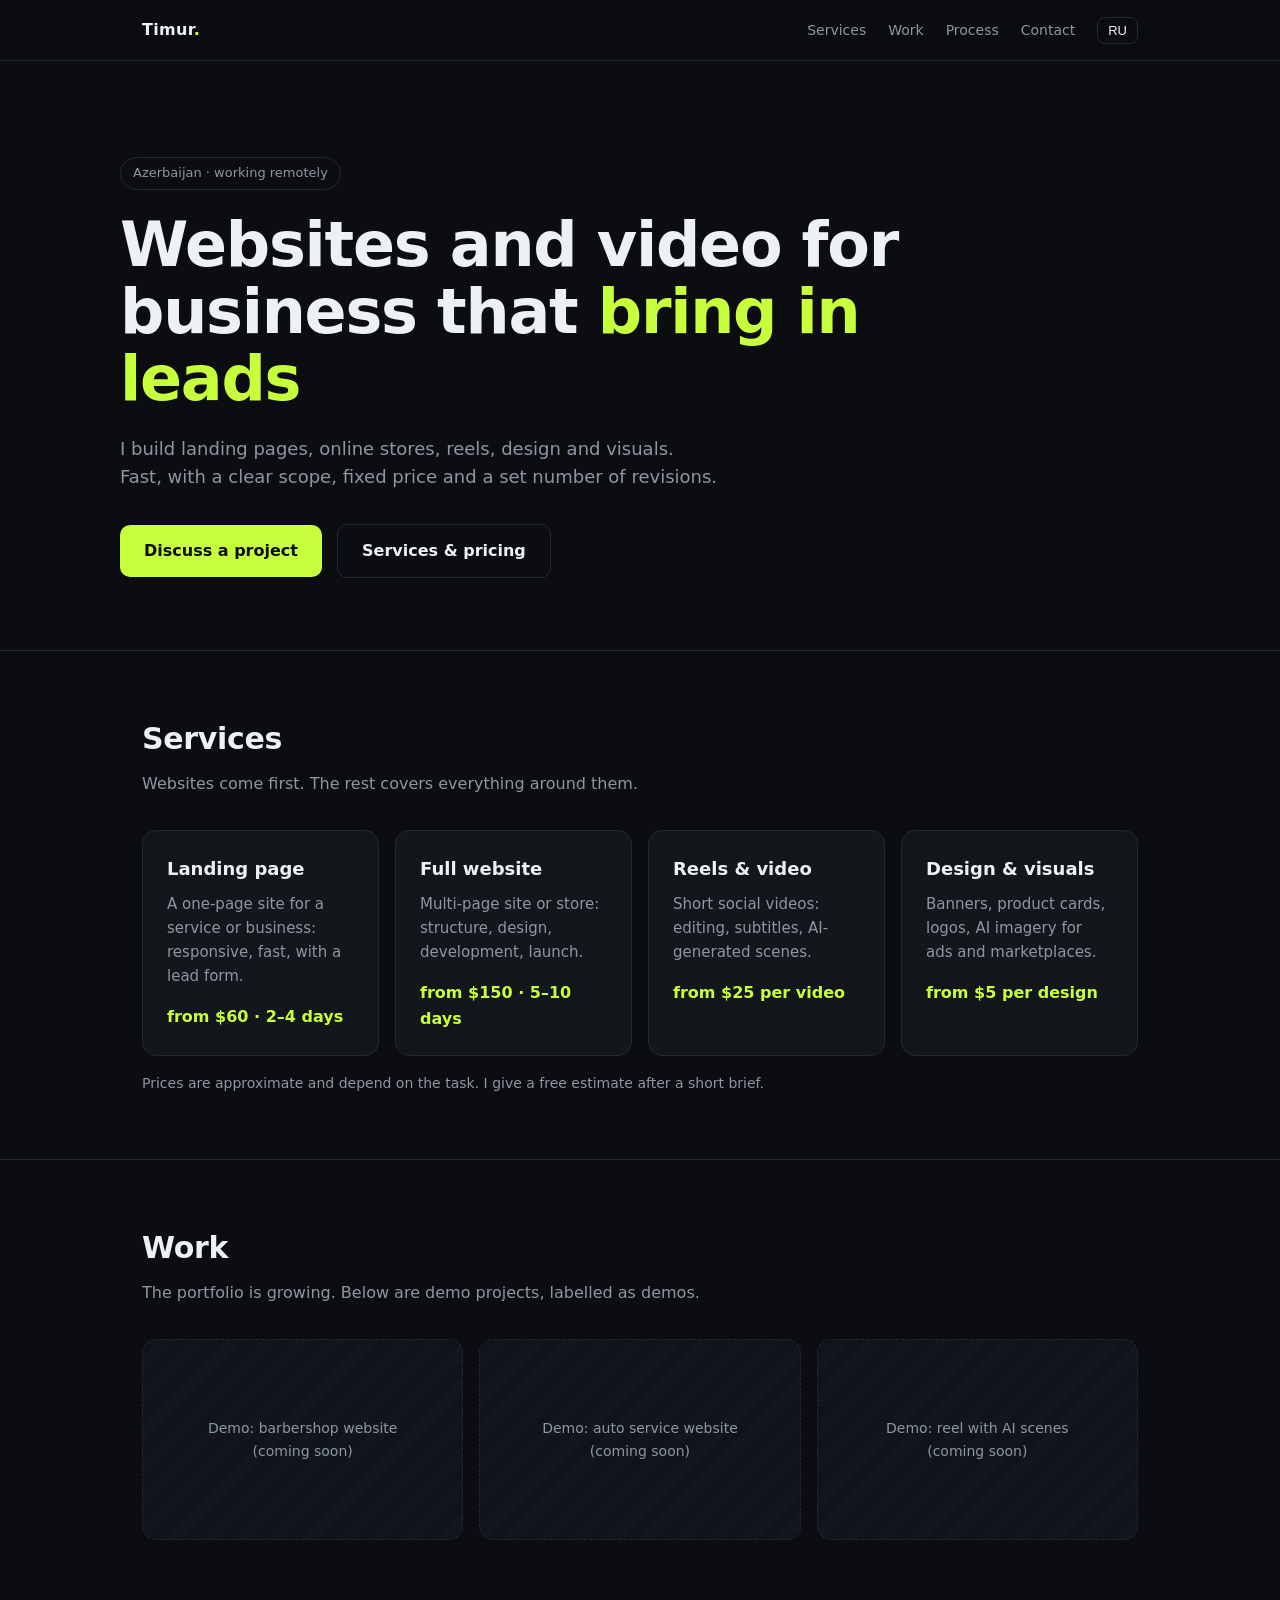
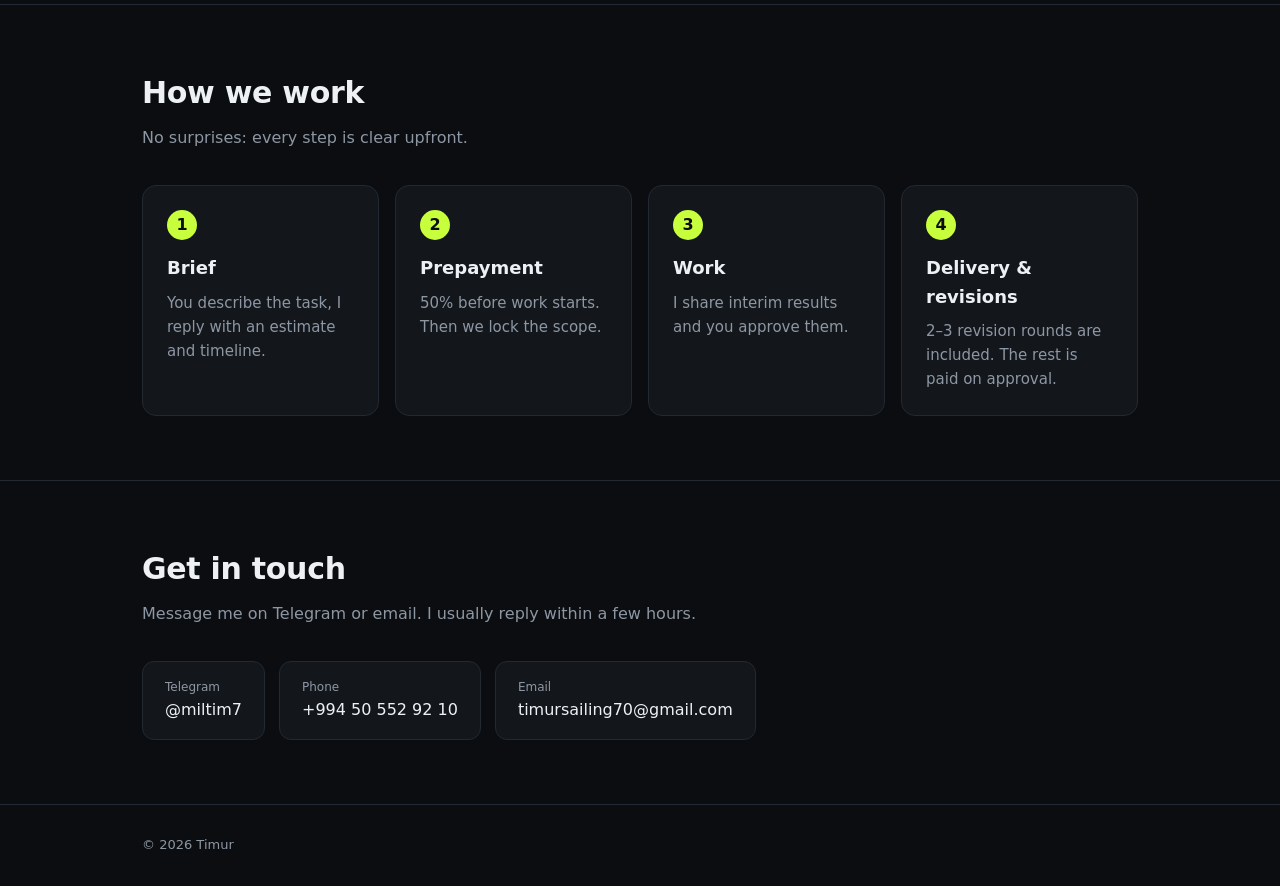
<file: index.html>
<!DOCTYPE html>
<html lang="ru">
<head>
<meta charset="UTF-8">
<meta name="viewport" content="width=device-width, initial-scale=1">
<title>Timur — сайты, видео и дизайн под ключ</title>
<meta name="description" content="Делаю сайты, рилсы, дизайн и ИИ-визуал для малого бизнеса. Быстро, с предоплатой и понятными правками.">
<style>
:root{--bg:#0b0d10;--card:#13171c;--line:#222932;--text:#eef1f4;--muted:#8d97a3;--accent:#c8ff3d;--accent-ink:#0b0d10}
*{box-sizing:border-box;margin:0;padding:0}
html{scroll-behavior:smooth}
body{background:var(--bg);color:var(--text);font:16px/1.6 system-ui,-apple-system,"Segoe UI",Roboto,sans-serif}
a{color:inherit;text-decoration:none}
.wrap{max-width:1040px;margin:0 auto;padding:0 22px}
header{position:sticky;top:0;background:rgba(11,13,16,.85);backdrop-filter:blur(10px);border-bottom:1px solid var(--line);z-index:5}
header .wrap{display:flex;align-items:center;justify-content:space-between;height:60px}
.logo{font-weight:700;letter-spacing:.02em}
.logo span{color:var(--accent)}
nav{display:flex;gap:22px;align-items:center;font-size:14px;color:var(--muted)}
nav a:hover{color:var(--text)}
.lang{border:1px solid var(--line);background:none;color:var(--text);padding:5px 10px;border-radius:8px;cursor:pointer;font-size:13px}
.hero{padding:96px 0 72px}
.tag{display:inline-block;border:1px solid var(--line);color:var(--muted);padding:5px 12px;border-radius:99px;font-size:13px;margin-bottom:22px}
h1{font-size:clamp(34px,6vw,62px);line-height:1.08;letter-spacing:-.02em;max-width:820px}
h1 em{font-style:normal;color:var(--accent)}
.lead{color:var(--muted);max-width:600px;margin:22px 0 32px;font-size:18px}
.btn{display:inline-block;background:var(--accent);color:var(--accent-ink);font-weight:700;padding:13px 24px;border-radius:10px}
.btn.ghost{background:none;color:var(--text);border:1px solid var(--line);margin-left:10px}
section{padding:64px 0;border-top:1px solid var(--line)}
h2{font-size:30px;letter-spacing:-.01em;margin-bottom:8px}
.sub{color:var(--muted);margin-bottom:34px}
.grid{display:grid;grid-template-columns:repeat(auto-fit,minmax(230px,1fr));gap:16px}
.card{background:var(--card);border:1px solid var(--line);border-radius:14px;padding:24px}
.card h3{font-size:18px;margin-bottom:8px}
.card p{color:var(--muted);font-size:15px}
.price{margin-top:16px;font-weight:700;color:var(--accent)}
.steps{counter-reset:s}
.steps .card::before{counter-increment:s;content:counter(s);display:inline-grid;place-items:center;width:30px;height:30px;border-radius:50%;background:var(--accent);color:var(--accent-ink);font-weight:700;margin-bottom:14px}
.demo{display:grid;grid-template-columns:repeat(auto-fit,minmax(280px,1fr));gap:16px}
.shot{aspect-ratio:16/10;border-radius:14px;border:1px dashed var(--line);display:grid;place-items:center;color:var(--muted);text-align:center;padding:18px;font-size:14px;background:repeating-linear-gradient(135deg,#10141a,#10141a 12px,#12171d 12px,#12171d 24px)}
.note{color:var(--muted);font-size:14px;margin-top:16px}
.contact{display:flex;flex-wrap:wrap;gap:14px;margin-top:8px}
.contact a{background:var(--card);border:1px solid var(--line);border-radius:12px;padding:16px 22px}
.contact a:hover{border-color:var(--accent)}
.contact small{display:block;color:var(--muted);font-size:12px}
footer{padding:30px 0;color:var(--muted);font-size:13px;border-top:1px solid var(--line)}
@media(max-width:640px){nav a.hide{display:none}.btn.ghost{margin:10px 0 0}}
</style>
</head>
<body>
<header><div class="wrap">
  <a class="logo" href="#top">Timur<span>.</span></a>
  <nav>
    <a class="hide" href="#services" data-t="nav1">Услуги</a>
    <a class="hide" href="#work" data-t="nav2">Работы</a>
    <a class="hide" href="#process" data-t="nav3">Процесс</a>
    <a href="#contact" data-t="nav4">Контакты</a>
    <button class="lang" id="lang">EN</button>
  </nav>
</div></header>

<main id="top">
<div class="wrap hero">
  <span class="tag" data-t="tag">Азербайджан · работаю удалённо</span>
  <h1 data-t="h1">Сайты и видео для бизнеса, <em>которые приносят заявки</em></h1>
  <p class="lead" data-t="lead">Делаю лендинги, интернет-магазины, рилсы, дизайн и визуал. Быстро, по понятному сценарию, с чёткой ценой и количеством правок.</p>
  <a class="btn" href="#contact" data-t="cta1">Обсудить проект</a>
  <a class="btn ghost" href="#services" data-t="cta2">Услуги и цены</a>
</div>

<section id="services"><div class="wrap">
  <h2 data-t="s1">Услуги</h2>
  <p class="sub" data-t="s1sub">Главное — сайты. Остальное закрывает задачи вокруг них.</p>
  <div class="grid">
    <div class="card"><h3 data-t="c1h">Лендинг</h3><p data-t="c1p">Одностраничный сайт под услугу или бизнес: адаптивный, быстрый, с формой заявки.</p><div class="price" data-t="c1pr">от $60 · 2–4 дня</div></div>
    <div class="card"><h3 data-t="c2h">Сайт под ключ</h3><p data-t="c2p">Многостраничный сайт или магазин: структура, дизайн, вёрстка, запуск.</p><div class="price" data-t="c2pr">от $150 · 5–10 дней</div></div>
    <div class="card"><h3 data-t="c3h">Рилсы и видео</h3><p data-t="c3p">Короткие ролики для соцсетей: монтаж, субтитры, ИИ-генерация сцен.</p><div class="price" data-t="c3pr">от $25 за ролик</div></div>
    <div class="card"><h3 data-t="c4h">Дизайн и визуал</h3><p data-t="c4p">Баннеры, карточки товаров, логотипы, фото через ИИ для рекламы и маркетплейсов.</p><div class="price" data-t="c4pr">от $5 за макет</div></div>
  </div>
  <p class="note" data-t="s1note">Цены ориентировочные, итог зависит от задачи. Оценку даю бесплатно после короткого брифа.</p>
</div></section>

<section id="work"><div class="wrap">
  <h2 data-t="s2">Работы</h2>
  <p class="sub" data-t="s2sub">Портфолио пополняется. Ниже демо-проекты, они помечены как демо.</p>
  <div class="demo">
    <div class="shot" data-t="d1">Демо: сайт барбершопа<br>(скоро)</div>
    <div class="shot" data-t="d2">Демо: сайт автосервиса<br>(скоро)</div>
    <div class="shot" data-t="d3">Демо: рилс с ИИ-сценами<br>(скоро)</div>
  </div>
</div></section>

<section id="process"><div class="wrap">
  <h2 data-t="s3">Как мы работаем</h2>
  <p class="sub" data-t="s3sub">Без сюрпризов: каждый шаг понятен заранее.</p>
  <div class="grid steps">
    <div class="card"><h3 data-t="p1h">Бриф</h3><p data-t="p1p">Вы рассказываете о задаче, я отвечаю оценкой и сроком.</p></div>
    <div class="card"><h3 data-t="p2h">Предоплата</h3><p data-t="p2p">50% до начала работы. Дальше фиксируем ТЗ.</p></div>
    <div class="card"><h3 data-t="p3h">Работа</h3><p data-t="p3p">Показываю промежуточный результат, вы утверждаете.</p></div>
    <div class="card"><h3 data-t="p4h">Сдача и правки</h3><p data-t="p4p">2–3 раунда правок входят в цену. Остаток после согласования.</p></div>
  </div>
</div></section>

<section id="contact"><div class="wrap">
  <h2 data-t="s4">Связаться</h2>
  <p class="sub" data-t="s4sub">Напишите в Telegram или на почту, отвечаю обычно в течение нескольких часов.</p>
  <div class="contact">
    <a href="https://t.me/miltim7" target="_blank" rel="noopener"><small>Telegram</small>@miltim7</a>
    <a href="tel:+994505529210"><small data-t="phone">Телефон</small>+994 50 552 92 10</a>
    <a href="mailto:timursailing70@gmail.com"><small>Email</small>timursailing70@gmail.com</a>
  </div>
</div></section>
</main>

<footer><div class="wrap">© 2026 Timur</div></footer>

<script>
const T={
ru:{nav1:"Услуги",nav2:"Работы",nav3:"Процесс",nav4:"Контакты",tag:"Азербайджан · работаю удалённо",
h1:"Сайты и видео для бизнеса, <em>которые приносят заявки</em>",
lead:"Делаю лендинги, интернет-магазины, рилсы, дизайн и визуал. Быстро, по понятному сценарию, с чёткой ценой и количеством правок.",
cta1:"Обсудить проект",cta2:"Услуги и цены",s1:"Услуги",s1sub:"Главное — сайты. Остальное закрывает задачи вокруг них.",
c1h:"Лендинг",c1p:"Одностраничный сайт под услугу или бизнес: адаптивный, быстрый, с формой заявки.",c1pr:"от $60 · 2–4 дня",
c2h:"Сайт под ключ",c2p:"Многостраничный сайт или магазин: структура, дизайн, вёрстка, запуск.",c2pr:"от $150 · 5–10 дней",
c3h:"Рилсы и видео",c3p:"Короткие ролики для соцсетей: монтаж, субтитры, ИИ-генерация сцен.",c3pr:"от $25 за ролик",
c4h:"Дизайн и визуал",c4p:"Баннеры, карточки товаров, логотипы, фото через ИИ для рекламы и маркетплейсов.",c4pr:"от $5 за макет",
s1note:"Цены ориентировочные, итог зависит от задачи. Оценку даю бесплатно после короткого брифа.",
s2:"Работы",s2sub:"Портфолио пополняется. Ниже демо-проекты, они помечены как демо.",
d1:"Демо: сайт барбершопа<br>(скоро)",d2:"Демо: сайт автосервиса<br>(скоро)",d3:"Демо: рилс с ИИ-сценами<br>(скоро)",
s3:"Как мы работаем",s3sub:"Без сюрпризов: каждый шаг понятен заранее.",
p1h:"Бриф",p1p:"Вы рассказываете о задаче, я отвечаю оценкой и сроком.",p2h:"Предоплата",p2p:"50% до начала работы. Дальше фиксируем ТЗ.",
p3h:"Работа",p3p:"Показываю промежуточный результат, вы утверждаете.",p4h:"Сдача и правки",p4p:"2–3 раунда правок входят в цену. Остаток после согласования.",
s4:"Связаться",s4sub:"Напишите в Telegram или на почту, отвечаю обычно в течение нескольких часов.",phone:"Телефон"},
en:{nav1:"Services",nav2:"Work",nav3:"Process",nav4:"Contact",tag:"Azerbaijan · working remotely",
h1:"Websites and video for business that <em>bring in leads</em>",
lead:"I build landing pages, online stores, reels, design and visuals. Fast, with a clear scope, fixed price and a set number of revisions.",
cta1:"Discuss a project",cta2:"Services & pricing",s1:"Services",s1sub:"Websites come first. The rest covers everything around them.",
c1h:"Landing page",c1p:"A one-page site for a service or business: responsive, fast, with a lead form.",c1pr:"from $60 · 2–4 days",
c2h:"Full website",c2p:"Multi-page site or store: structure, design, development, launch.",c2pr:"from $150 · 5–10 days",
c3h:"Reels & video",c3p:"Short social videos: editing, subtitles, AI-generated scenes.",c3pr:"from $25 per video",
c4h:"Design & visuals",c4p:"Banners, product cards, logos, AI imagery for ads and marketplaces.",c4pr:"from $5 per design",
s1note:"Prices are approximate and depend on the task. I give a free estimate after a short brief.",
s2:"Work",s2sub:"The portfolio is growing. Below are demo projects, labelled as demos.",
d1:"Demo: barbershop website<br>(coming soon)",d2:"Demo: auto service website<br>(coming soon)",d3:"Demo: reel with AI scenes<br>(coming soon)",
s3:"How we work",s3sub:"No surprises: every step is clear upfront.",
p1h:"Brief",p1p:"You describe the task, I reply with an estimate and timeline.",p2h:"Prepayment",p2p:"50% before work starts. Then we lock the scope.",
p3h:"Work",p3p:"I share interim results and you approve them.",p4h:"Delivery & revisions",p4p:"2–3 revision rounds are included. The rest is paid on approval.",
s4:"Get in touch",s4sub:"Message me on Telegram or email. I usually reply within a few hours.",phone:"Phone"}
};
let l=localStorage.getItem('lang')||(navigator.language.startsWith('ru')?'ru':'en');
function apply(){document.documentElement.lang=l;
document.querySelectorAll('[data-t]').forEach(e=>{e.innerHTML=T[l][e.dataset.t]});
document.getElementById('lang').textContent=l==='ru'?'EN':'RU';
document.title=l==='ru'?'Timur — сайты, видео и дизайн под ключ':'Timur — websites, video and design'}
document.getElementById('lang').onclick=()=>{l=l==='ru'?'en':'ru';localStorage.setItem('lang',l);apply()};
apply();
</script>
</body>
</html>
</file>
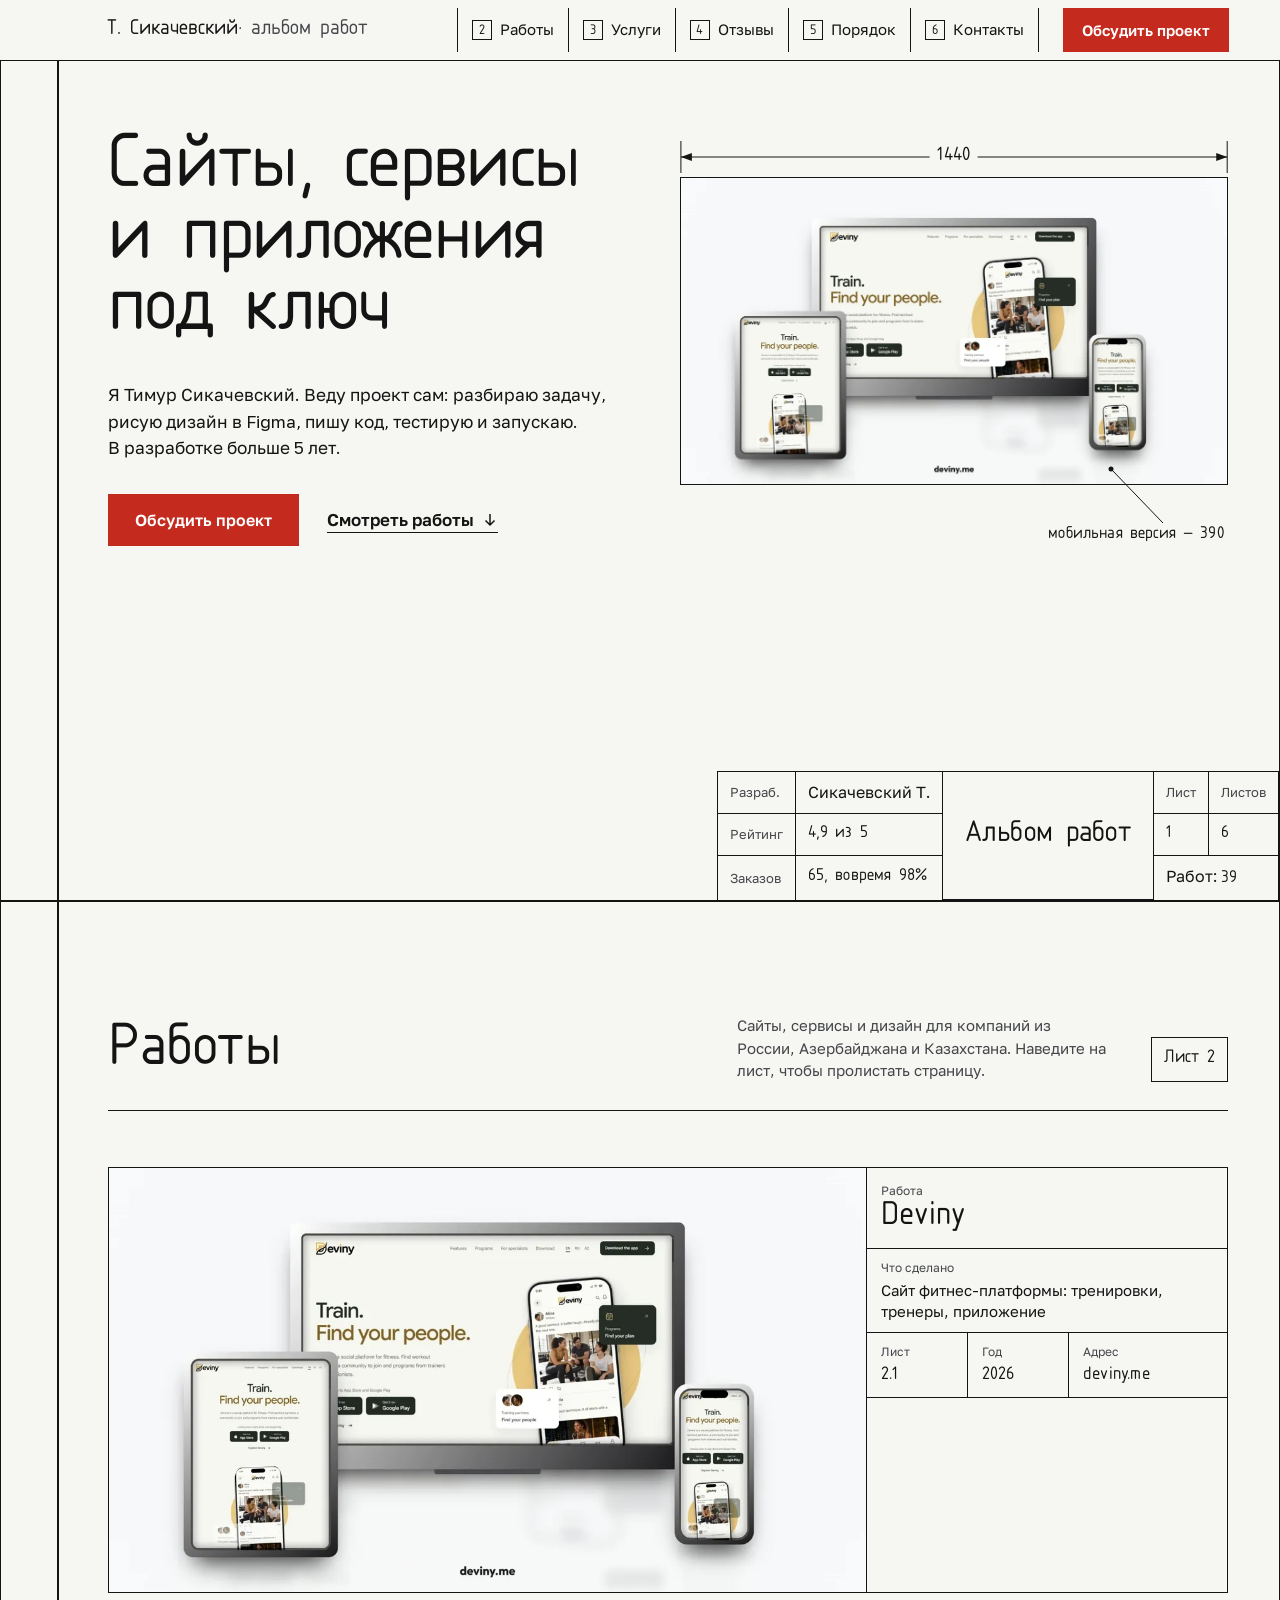
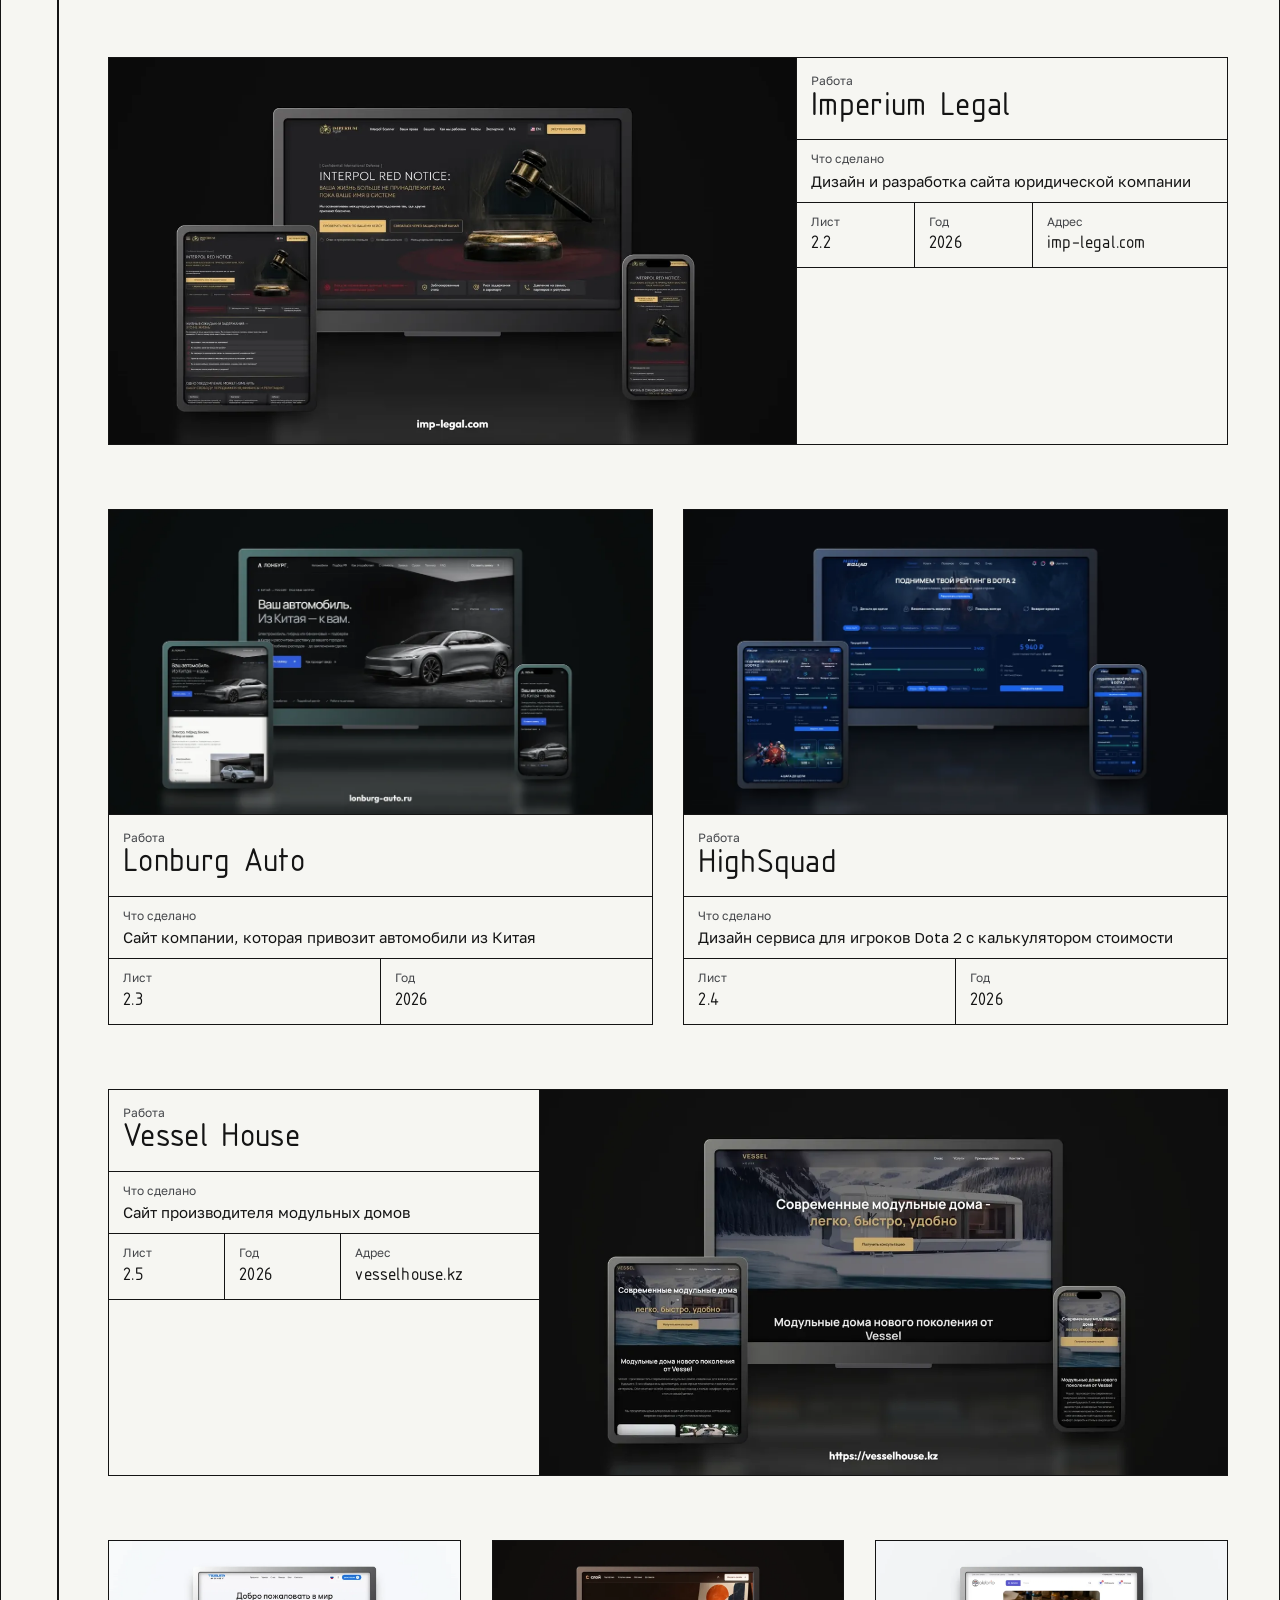
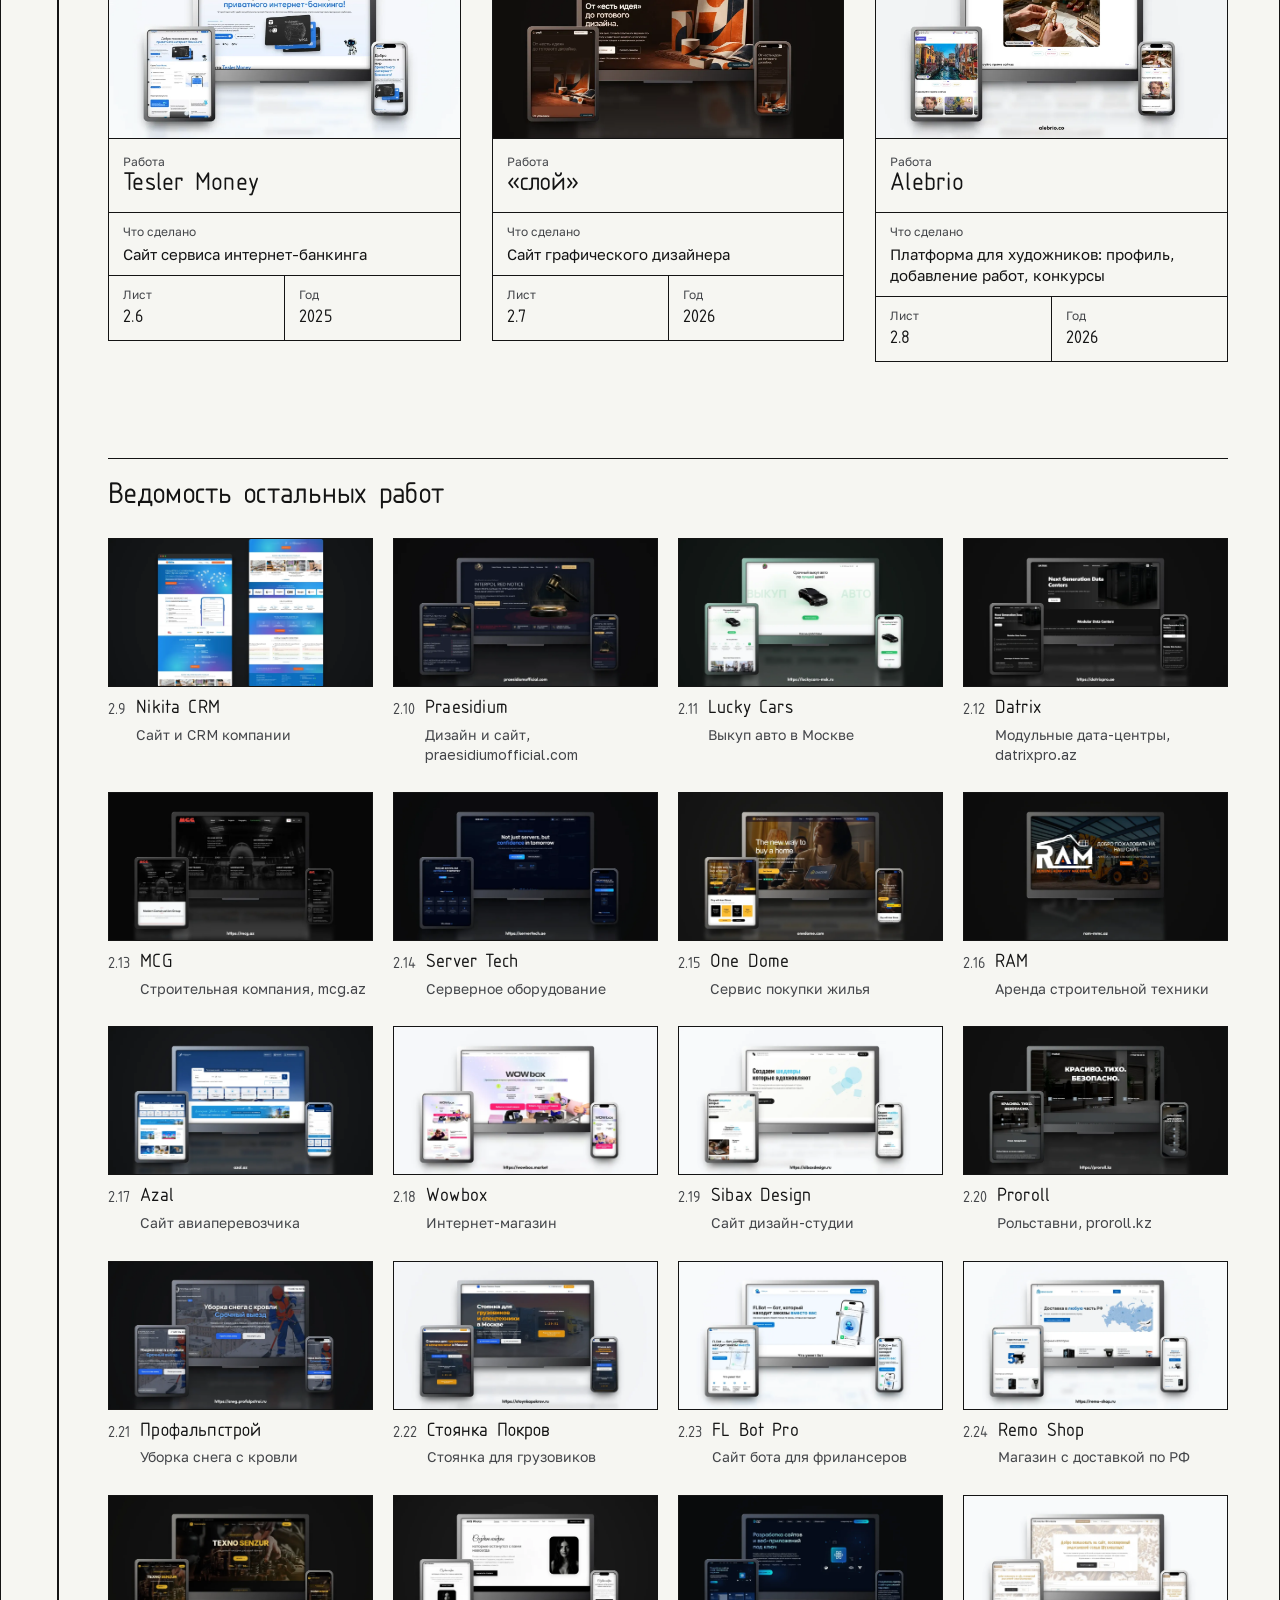
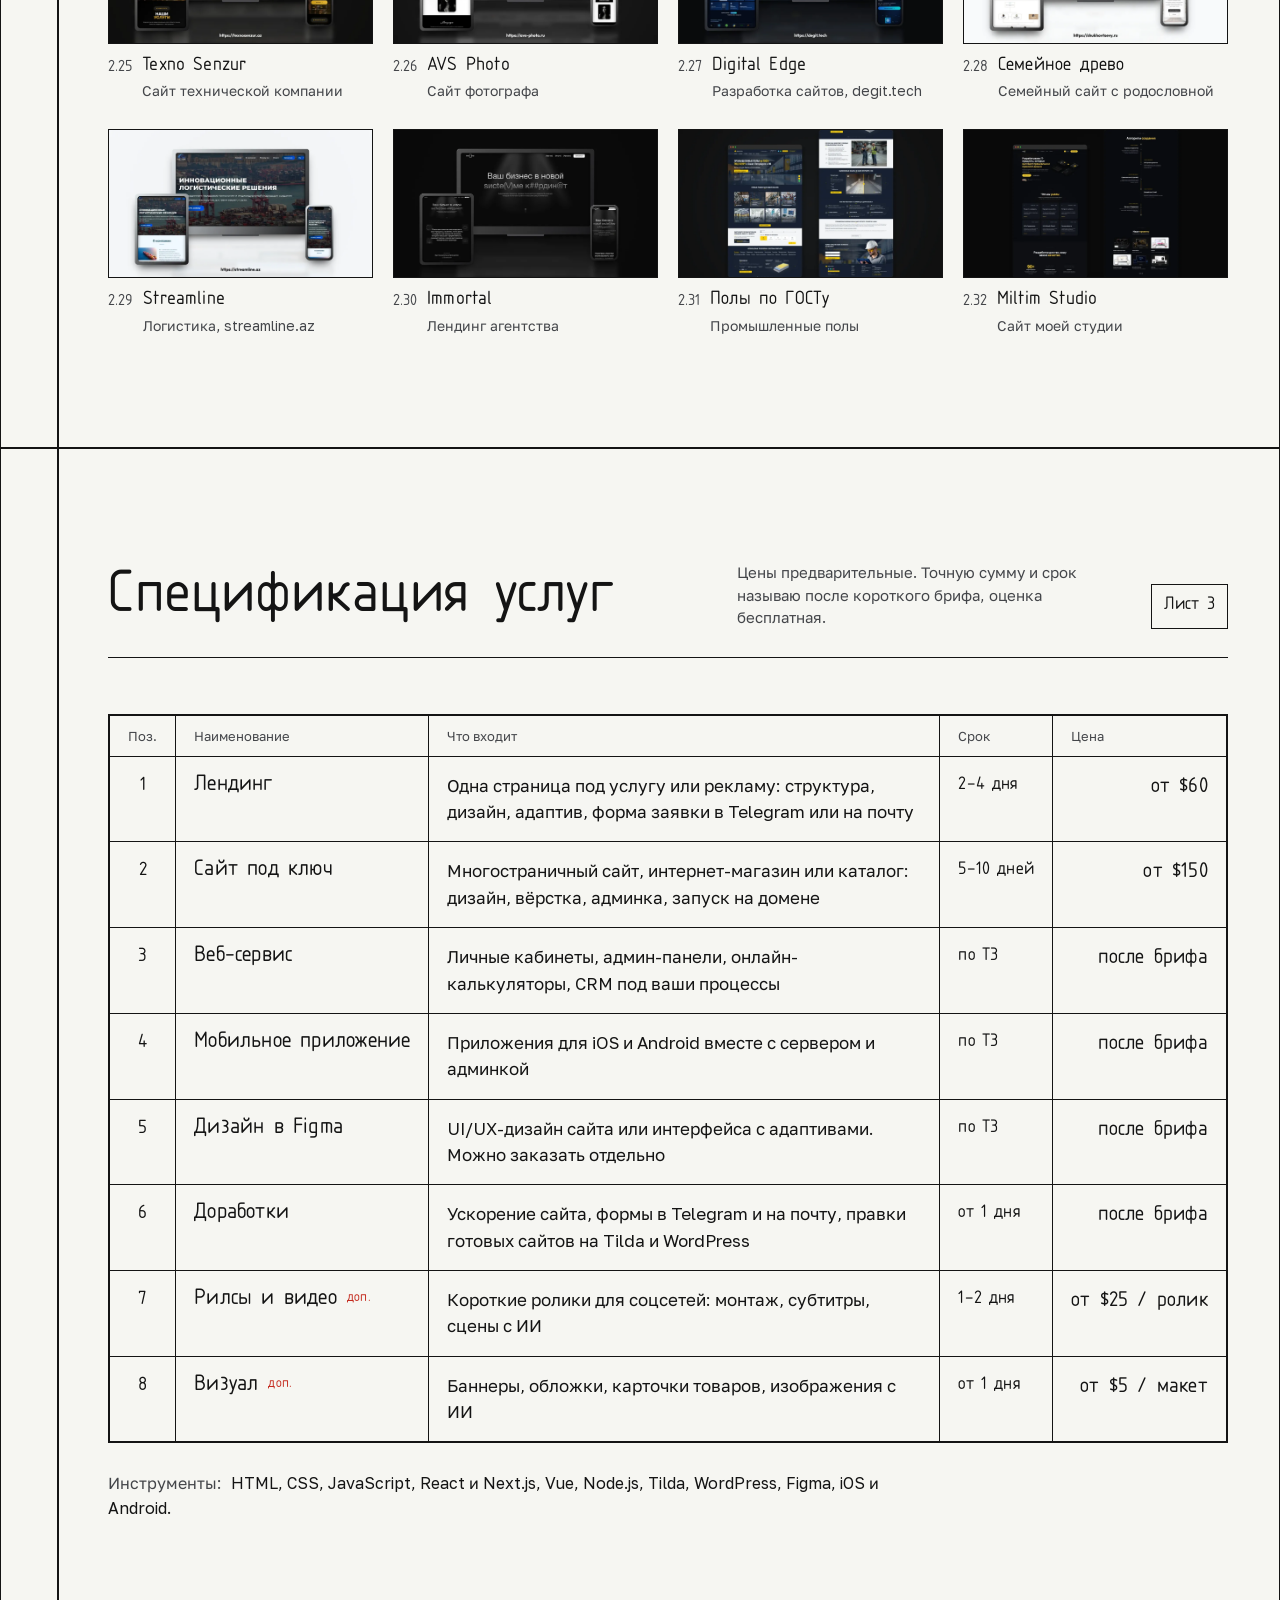
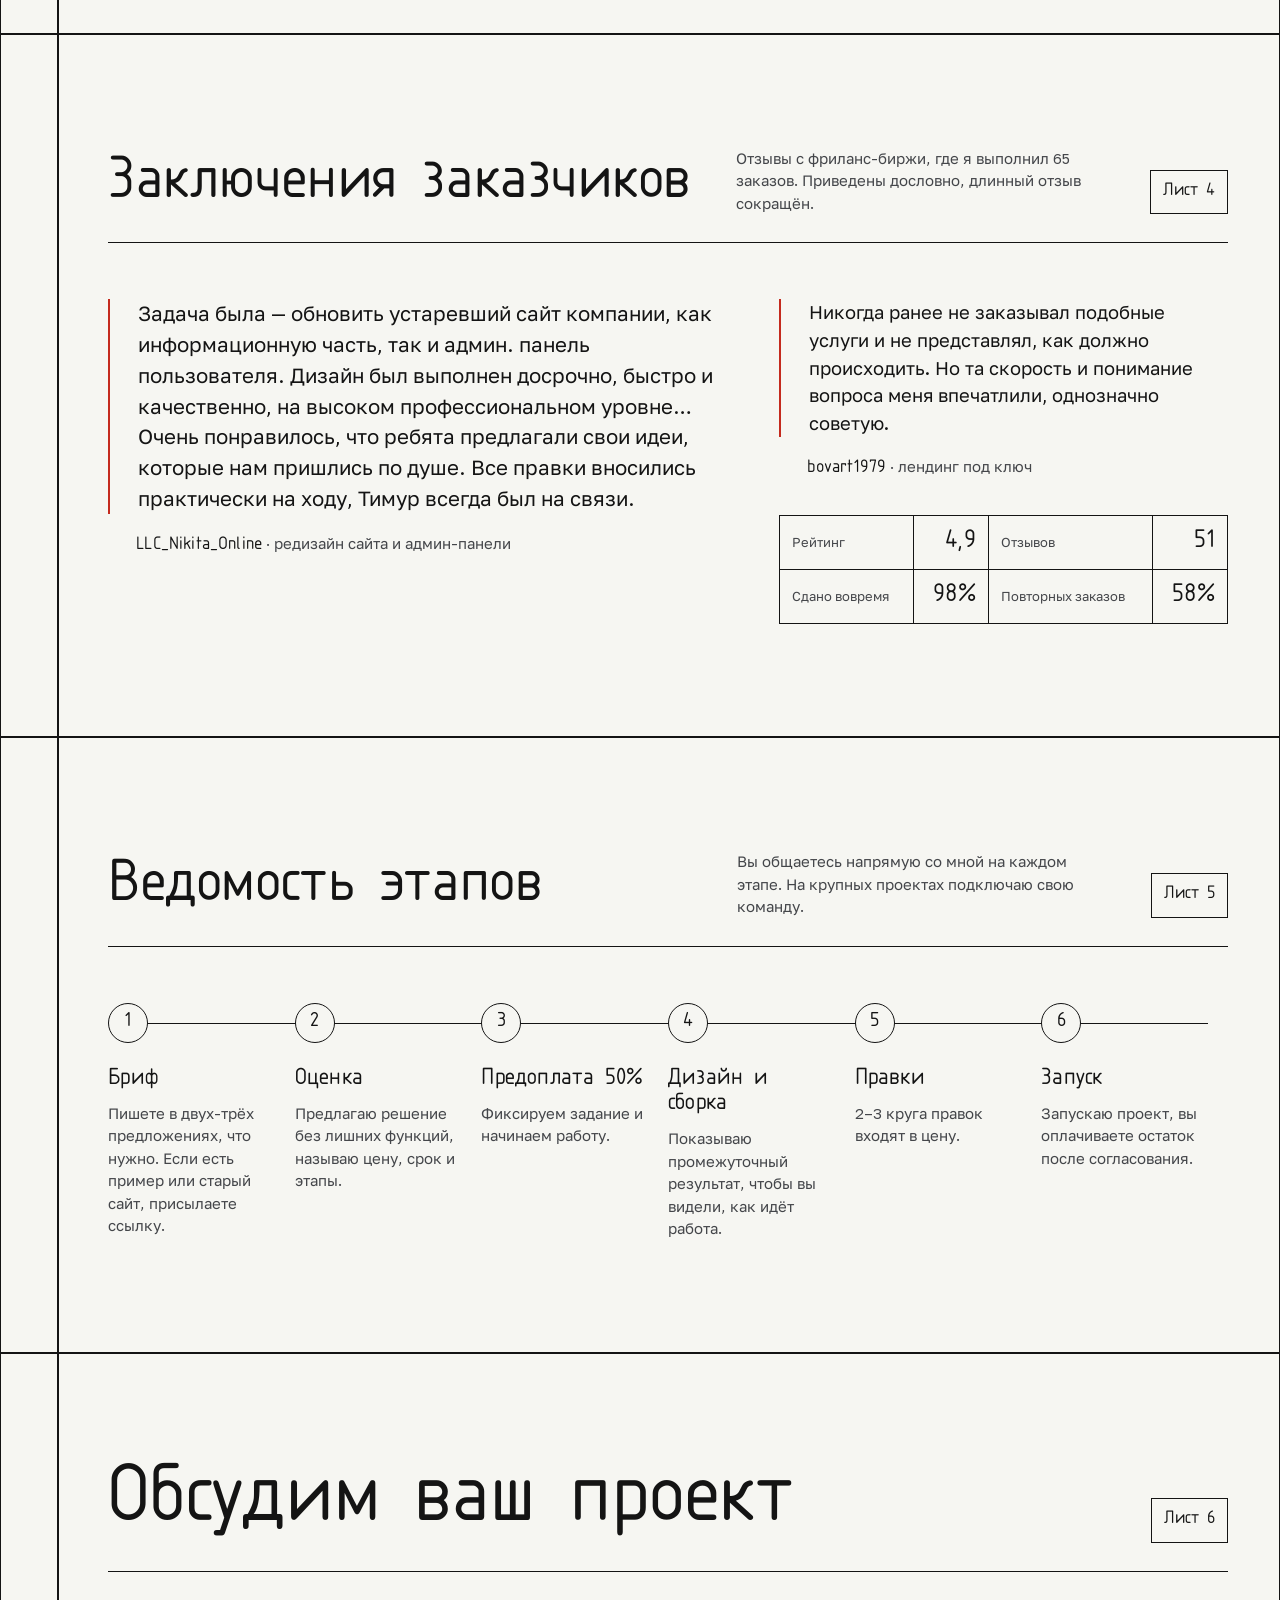
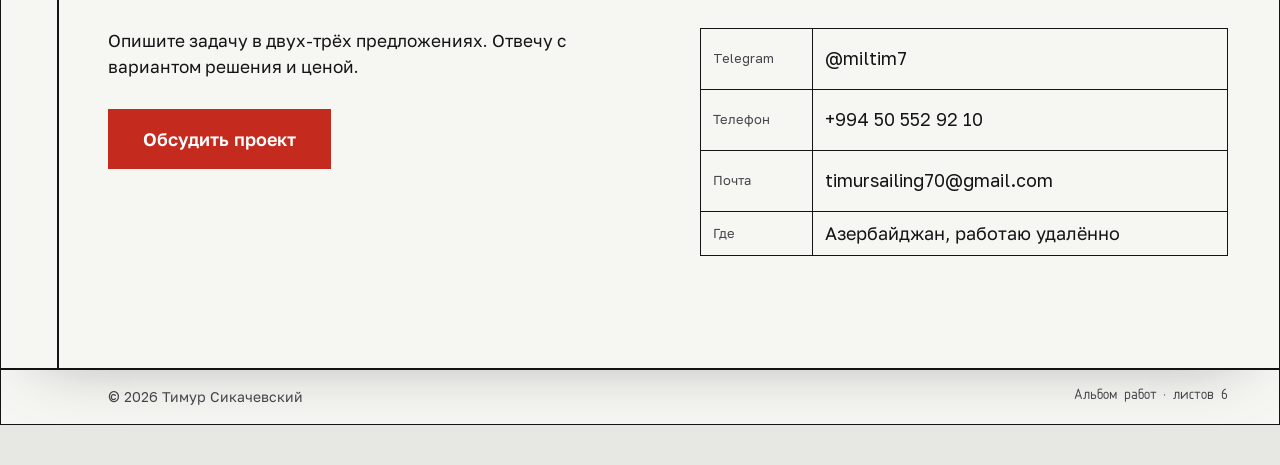
<file: portfolio-v2/index.html>
<!doctype html>
<html lang="ru">
<head>
<meta charset="utf-8">
<meta name="viewport" content="width=device-width, initial-scale=1">
<title>Тимур Сикачевский — сайты, сервисы и приложения под ключ</title>
<meta name="description" content="Разрабатываю сайты, веб-сервисы и мобильные приложения под ключ: от задачи и дизайна в Figma до кода и запуска. 39 работ в портфолио, рейтинг 4,9 на фриланс-бирже.">
<meta name="theme-color" content="#f6f6f2">
<meta property="og:type" content="website">
<meta property="og:title" content="Тимур Сикачевский — сайты, сервисы и приложения под ключ">
<meta property="og:description" content="От задачи и дизайна до кода и запуска. 39 работ в портфолио.">
<meta property="og:image" content="work/deviny.webp">
<meta property="og:locale" content="ru_RU">
<link rel="icon" href="data:image/svg+xml,%3Csvg xmlns='http://www.w3.org/2000/svg' viewBox='0 0 32 32'%3E%3Crect x='1.5' y='1.5' width='29' height='29' fill='%23f6f6f2' stroke='%23141414' stroke-width='2'/%3E%3Cpath d='M9 10h14M16 10v13' stroke='%23c42a1e' stroke-width='3'/%3E%3C/svg%3E">
<link rel="preload" href="assets/fonts/osifont.woff2" as="font" type="font/woff2" crossorigin>
<link rel="stylesheet" href="css/style.css">
</head>
<body>
<a class="skip" href="#main">Перейти к содержанию</a>

<header class="top">
  <div class="top-row">
    <a class="top-name" href="#sheet-1">Т. Сикачевский<span> · альбом работ</span></a>
    <nav class="top-nav" aria-label="Листы альбома">
      <a href="#sheet-2"><span class="n">2</span>Работы</a>
      <a href="#sheet-3"><span class="n">3</span>Услуги</a>
      <a href="#sheet-4"><span class="n">4</span>Отзывы</a>
      <a href="#sheet-5"><span class="n">5</span>Порядок</a>
      <a href="#sheet-6"><span class="n">6</span>Контакты</a>
    </nav>
    <a class="btn btn-red btn-sm" href="https://t.me/miltim7" target="_blank" rel="noopener">Обсудить проект</a>
  </div>
</header>

<main id="main" class="album">

<!-- ЛИСТ 1. Титульный -->
<section class="sheet sheet-title" id="sheet-1" aria-labelledby="title">
  <div class="title-grid">
    <div class="title-copy">
      <h1 id="title" class="gost display">Сайты, сервисы и&nbsp;приложения под&nbsp;ключ</h1>
      <p class="lead">Я Тимур Сикачевский. Веду проект сам: разбираю задачу, рисую дизайн в&nbsp;Figma, пишу код, тестирую и&nbsp;запускаю. В&nbsp;разработке больше 5&nbsp;лет.</p>
      <div class="actions">
        <a class="btn btn-red" href="https://t.me/miltim7" target="_blank" rel="noopener">Обсудить проект</a>
        <a class="link-ink" href="#sheet-2">Смотреть работы
          <svg viewBox="0 0 16 16" aria-hidden="true"><path d="M8 2v11M3.5 8.5 8 13l4.5-4.5" fill="none" stroke="currentColor" stroke-width="1.5"/></svg>
        </a>
      </div>
    </div>

    <figure class="title-view">
      <svg class="dim dim-h" viewBox="0 0 600 40" preserveAspectRatio="none" aria-hidden="true">
        <path class="draw" d="M1 8v32M599 8v32M1 24h598"/>
        <path class="arrow" d="M1 24l12-4v8zM599 24l-12-4v8z"/>
      </svg>
      <span class="dim-label dim-label-h gost">1440</span>
      <div class="view-frame">
        <img src="work/deviny.webp" width="1200" height="675" alt="Сайт фитнес-платформы Deviny на ноутбуке, планшете и телефоне">
      </div>
      <svg class="dim dim-leader" viewBox="0 0 70 60" aria-hidden="true">
        <path class="draw" d="M8 2 L60 56"/>
        <circle cx="8" cy="2" r="2.5"/>
      </svg>
      <span class="dim-label dim-label-leader gost">мобильная версия — 390</span>
      <figcaption class="sr-only">Последняя работа: Deviny, сайт фитнес-платформы.</figcaption>
    </figure>
  </div>

  <table class="stamp" aria-label="Основная надпись">
    <tr>
      <td class="stamp-k">Разраб.</td><td class="stamp-v">Сикачевский Т.</td>
      <td class="stamp-main gost" rowspan="3">Альбом работ</td>
      <td class="stamp-k">Лист</td><td class="stamp-k">Листов</td>
    </tr>
    <tr>
      <td class="stamp-k">Рейтинг</td><td class="stamp-v gost">4,9 из 5</td>
      <td class="stamp-v gost">1</td><td class="stamp-v gost">6</td>
    </tr>
    <tr>
      <td class="stamp-k">Заказов</td><td class="stamp-v gost">65, вовремя 98%</td>
      <td class="stamp-v" colspan="2">Работ: <span class="gost">39</span></td>
    </tr>
  </table>
</section>

<!-- ЛИСТ 2. Работы -->
<section class="sheet" id="sheet-2" aria-labelledby="works-title">
  <header class="sheet-head">
    <h2 id="works-title" class="gost h2">Работы</h2>
    <p class="sheet-note">Сайты, сервисы и дизайн для компаний из России, Азербайджана и Казахстана. Наведите на лист, чтобы пролистать страницу.</p>
    <span class="sheet-no gost" aria-label="Лист 2">Лист 2</span>
  </header>

  <div class="cases">
    <article class="case case-xl">
      <div class="case-view" tabindex="0" aria-label="Deviny: пролистать страницу">
        <img class="case-cover" src="work/deviny.webp" width="1200" height="675" alt="Сайт Deviny на трёх устройствах" loading="lazy">
        <img class="case-page" src="work/deviny-page.webp" alt="Страница сайта Deviny целиком" loading="lazy">
      </div>
      <dl class="case-meta">
        <div><dt>Лист</dt><dd class="gost">2.1</dd></div>
        <div class="wide"><dt>Работа</dt><dd class="case-name gost">Deviny</dd></div>
        <div class="wide"><dt>Что сделано</dt><dd>Сайт фитнес-платформы: тренировки, тренеры, приложение</dd></div>
        <div><dt>Год</dt><dd class="gost">2026</dd></div>
        <div><dt>Адрес</dt><dd class="gost">deviny.me</dd></div>
      </dl>
    </article>

    <article class="case case-l">
      <div class="case-view" tabindex="0" aria-label="Imperium Legal: пролистать страницу">
        <img class="case-cover" src="work/imperium-legal.webp" width="1200" height="675" alt="Сайт юридической компании Imperium Legal" loading="lazy">
        <img class="case-page" src="work/imperium-legal-page.webp" alt="Страница сайта Imperium Legal целиком" loading="lazy">
      </div>
      <dl class="case-meta">
        <div><dt>Лист</dt><dd class="gost">2.2</dd></div>
        <div class="wide"><dt>Работа</dt><dd class="case-name gost">Imperium Legal</dd></div>
        <div class="wide"><dt>Что сделано</dt><dd>Дизайн и разработка сайта юридической компании</dd></div>
        <div><dt>Год</dt><dd class="gost">2026</dd></div>
        <div><dt>Адрес</dt><dd class="gost">imp-legal.com</dd></div>
      </dl>
    </article>

    <article class="case case-m">
      <div class="case-view" tabindex="0" aria-label="Lonburg Auto: пролистать страницу">
        <img class="case-cover" src="work/lonburg-auto.webp" width="1200" height="675" alt="Сайт Lonburg Auto" loading="lazy">
        <img class="case-page" src="work/lonburg-auto-page.webp" alt="Страница сайта Lonburg Auto целиком" loading="lazy">
      </div>
      <dl class="case-meta">
        <div><dt>Лист</dt><dd class="gost">2.3</dd></div>
        <div class="wide"><dt>Работа</dt><dd class="case-name gost">Lonburg Auto</dd></div>
        <div class="wide"><dt>Что сделано</dt><dd>Сайт компании, которая привозит автомобили из Китая</dd></div>
        <div><dt>Год</dt><dd class="gost">2026</dd></div>
      </dl>
    </article>

    <article class="case case-m">
      <div class="case-view" tabindex="0" aria-label="HighSquad: пролистать страницу">
        <img class="case-cover" src="work/highsquad.webp" width="1200" height="675" alt="Дизайн сайта HighSquad" loading="lazy">
        <img class="case-page" src="work/highsquad-page.webp" alt="Страница дизайна HighSquad целиком" loading="lazy">
      </div>
      <dl class="case-meta">
        <div><dt>Лист</dt><dd class="gost">2.4</dd></div>
        <div class="wide"><dt>Работа</dt><dd class="case-name gost">HighSquad</dd></div>
        <div class="wide"><dt>Что сделано</dt><dd>Дизайн сервиса для игроков Dota 2 с калькулятором стоимости</dd></div>
        <div><dt>Год</dt><dd class="gost">2026</dd></div>
      </dl>
    </article>

    <article class="case case-l case-flip">
      <div class="case-view" tabindex="0" aria-label="Vessel House: пролистать страницу">
        <img class="case-cover" src="work/vessel-house.webp" width="1200" height="675" alt="Сайт Vessel House" loading="lazy">
        <img class="case-page" src="work/vessel-house-page.webp" alt="Страница сайта Vessel House целиком" loading="lazy">
      </div>
      <dl class="case-meta">
        <div><dt>Лист</dt><dd class="gost">2.5</dd></div>
        <div class="wide"><dt>Работа</dt><dd class="case-name gost">Vessel House</dd></div>
        <div class="wide"><dt>Что сделано</dt><dd>Сайт производителя модульных домов</dd></div>
        <div><dt>Год</dt><dd class="gost">2026</dd></div>
        <div><dt>Адрес</dt><dd class="gost">vesselhouse.kz</dd></div>
      </dl>
    </article>

    <article class="case case-s">
      <div class="case-view" tabindex="0" aria-label="Tesler Money: пролистать страницу">
        <img class="case-cover" src="work/tesler-money.webp" width="1200" height="675" alt="Сайт Tesler Money" loading="lazy">
        <img class="case-page" src="work/tesler-money-page.webp" alt="Страница сайта Tesler Money целиком" loading="lazy">
      </div>
      <dl class="case-meta">
        <div><dt>Лист</dt><dd class="gost">2.6</dd></div>
        <div class="wide"><dt>Работа</dt><dd class="case-name gost">Tesler Money</dd></div>
        <div class="wide"><dt>Что сделано</dt><dd>Сайт сервиса интернет-банкинга</dd></div>
        <div><dt>Год</dt><dd class="gost">2025</dd></div>
      </dl>
    </article>

    <article class="case case-s">
      <div class="case-view" tabindex="0" aria-label="«слой»: пролистать страницу">
        <img class="case-cover" src="work/sloy.webp" width="1200" height="675" alt="Сайт графического дизайнера «слой»" loading="lazy">
        <img class="case-page" src="work/sloy-page.webp" alt="Страница сайта «слой» целиком" loading="lazy">
      </div>
      <dl class="case-meta">
        <div><dt>Лист</dt><dd class="gost">2.7</dd></div>
        <div class="wide"><dt>Работа</dt><dd class="case-name gost">«слой»</dd></div>
        <div class="wide"><dt>Что сделано</dt><dd>Сайт графического дизайнера</dd></div>
        <div><dt>Год</dt><dd class="gost">2026</dd></div>
      </dl>
    </article>

    <article class="case case-s">
      <div class="case-view" tabindex="0" aria-label="Alebrio: пролистать страницу">
        <img class="case-cover" src="work/alebrio.webp" width="1200" height="675" alt="Платформа Alebrio" loading="lazy">
        <img class="case-page" src="work/alebrio-page.webp" alt="Страница платформы Alebrio целиком" loading="lazy">
      </div>
      <dl class="case-meta">
        <div><dt>Лист</dt><dd class="gost">2.8</dd></div>
        <div class="wide"><dt>Работа</dt><dd class="case-name gost">Alebrio</dd></div>
        <div class="wide"><dt>Что сделано</dt><dd>Платформа для художников: профиль, добавление работ, конкурсы</dd></div>
        <div><dt>Год</dt><dd class="gost">2026</dd></div>
      </dl>
    </article>
  </div>

  <h3 class="gost h3 index-title">Ведомость остальных работ</h3>
  <ol class="index" role="list">
    <li><img src="work/nikita-crm.webp" alt="" loading="lazy" width="1200" height="675"><span class="gost">Nikita CRM</span><span>Сайт и CRM компании</span></li>
    <li><img src="work/praesidium.webp" alt="" loading="lazy" width="1200" height="675"><span class="gost">Praesidium</span><span>Дизайн и сайт, praesidiumofficial.com</span></li>
    <li><img src="work/lucky-cars.webp" alt="" loading="lazy" width="1200" height="675"><span class="gost">Lucky Cars</span><span>Выкуп авто в Москве</span></li>
    <li><img src="work/datrix.webp" alt="" loading="lazy" width="1200" height="675"><span class="gost">Datrix</span><span>Модульные дата-центры, datrixpro.az</span></li>
    <li><img src="work/mcg.webp" alt="" loading="lazy" width="1200" height="675"><span class="gost">MCG</span><span>Строительная компания, mcg.az</span></li>
    <li><img src="work/server-tech.webp" alt="" loading="lazy" width="1200" height="675"><span class="gost">Server Tech</span><span>Серверное оборудование</span></li>
    <li><img src="work/one-dome.webp" alt="" loading="lazy" width="1200" height="675"><span class="gost">One Dome</span><span>Сервис покупки жилья</span></li>
    <li><img src="work/ram.webp" alt="" loading="lazy" width="1200" height="675"><span class="gost">RAM</span><span>Аренда строительной техники</span></li>
    <li><img src="work/azal.webp" alt="" loading="lazy" width="1200" height="675"><span class="gost">Azal</span><span>Сайт авиаперевозчика</span></li>
    <li><img src="work/wowbox.webp" alt="" loading="lazy" width="1200" height="675"><span class="gost">Wowbox</span><span>Интернет-магазин</span></li>
    <li><img src="work/sibax.webp" alt="" loading="lazy" width="1200" height="675"><span class="gost">Sibax Design</span><span>Сайт дизайн-студии</span></li>
    <li><img src="work/proroll.webp" alt="" loading="lazy" width="1200" height="675"><span class="gost">Proroll</span><span>Рольставни, proroll.kz</span></li>
    <li><img src="work/sneg.webp" alt="" loading="lazy" width="1200" height="675"><span class="gost">Профальпстрой</span><span>Уборка снега с кровли</span></li>
    <li><img src="work/stoyanka.webp" alt="" loading="lazy" width="1200" height="675"><span class="gost">Стоянка Покров</span><span>Стоянка для грузовиков</span></li>
    <li><img src="work/flbot.webp" alt="" loading="lazy" width="1200" height="675"><span class="gost">FL Bot Pro</span><span>Сайт бота для фрилансеров</span></li>
    <li><img src="work/remo-shop.webp" alt="" loading="lazy" width="1200" height="675"><span class="gost">Remo Shop</span><span>Магазин с доставкой по РФ</span></li>
    <li><img src="work/texno-senzur.webp" alt="" loading="lazy" width="1200" height="675"><span class="gost">Texno Senzur</span><span>Сайт технической компании</span></li>
    <li><img src="work/avs-photo.webp" alt="" loading="lazy" width="1200" height="675"><span class="gost">AVS Photo</span><span>Сайт фотографа</span></li>
    <li><img src="work/digital-edge.webp" alt="" loading="lazy" width="1200" height="675"><span class="gost">Digital Edge</span><span>Разработка сайтов, degit.tech</span></li>
    <li><img src="work/family-tree.webp" alt="" loading="lazy" width="1200" height="675"><span class="gost">Семейное древо</span><span>Семейный сайт с родословной</span></li>
    <li><img src="work/streamline.webp" alt="" loading="lazy" width="1200" height="675"><span class="gost">Streamline</span><span>Логистика, streamline.az</span></li>
    <li><img src="work/immortal.webp" alt="" loading="lazy" width="1200" height="675"><span class="gost">Immortal</span><span>Лендинг агентства</span></li>
    <li><img src="work/poly-gost.webp" alt="" loading="lazy" width="1200" height="675"><span class="gost">Полы по ГОСТу</span><span>Промышленные полы</span></li>
    <li><img src="work/miltim-studio.webp" alt="" loading="lazy" width="1200" height="675"><span class="gost">Miltim Studio</span><span>Сайт моей студии</span></li>
  </ol>
</section>

<!-- ЛИСТ 3. Услуги -->
<section class="sheet" id="sheet-3" aria-labelledby="services-title">
  <header class="sheet-head">
    <h2 id="services-title" class="gost h2">Спецификация услуг</h2>
    <p class="sheet-note">Цены предварительные. Точную сумму и срок называю после короткого брифа, оценка бесплатная.</p>
    <span class="sheet-no gost">Лист 3</span>
  </header>

  <table class="spec">
    <thead>
      <tr><th scope="col">Поз.</th><th scope="col">Наименование</th><th scope="col">Что входит</th><th scope="col">Срок</th><th scope="col">Цена</th></tr>
    </thead>
    <tbody>
      <tr><td class="gost">1</td><th scope="row" class="gost">Лендинг</th><td>Одна страница под услугу или рекламу: структура, дизайн, адаптив, форма заявки в Telegram или на почту</td><td class="gost">2–4 дня</td><td class="gost price" data-assumed>от $60</td></tr>
      <tr><td class="gost">2</td><th scope="row" class="gost">Сайт под ключ</th><td>Многостраничный сайт, интернет-магазин или каталог: дизайн, вёрстка, админка, запуск на домене</td><td class="gost">5–10 дней</td><td class="gost price" data-assumed>от $150</td></tr>
      <tr><td class="gost">3</td><th scope="row" class="gost">Веб-сервис</th><td>Личные кабинеты, админ-панели, онлайн-калькуляторы, CRM под ваши процессы</td><td class="gost">по ТЗ</td><td class="gost price">после брифа</td></tr>
      <tr><td class="gost">4</td><th scope="row" class="gost">Мобильное приложение</th><td>Приложения для iOS и Android вместе с сервером и админкой</td><td class="gost">по ТЗ</td><td class="gost price">после брифа</td></tr>
      <tr><td class="gost">5</td><th scope="row" class="gost">Дизайн в Figma</th><td>UI/UX-дизайн сайта или интерфейса с адаптивами. Можно заказать отдельно</td><td class="gost">по ТЗ</td><td class="gost price">после брифа</td></tr>
      <tr><td class="gost">6</td><th scope="row" class="gost">Доработки</th><td>Ускорение сайта, формы в Telegram и на почту, правки готовых сайтов на Tilda и WordPress</td><td class="gost">от 1 дня</td><td class="gost price">после брифа</td></tr>
      <tr class="spec-extra"><td class="gost">7</td><th scope="row" class="gost">Рилсы и видео</th><td>Короткие ролики для соцсетей: монтаж, субтитры, сцены с ИИ</td><td class="gost">1–2 дня</td><td class="gost price" data-assumed>от $25 / ролик</td></tr>
      <tr class="spec-extra"><td class="gost">8</td><th scope="row" class="gost">Визуал</th><td>Баннеры, обложки, карточки товаров, изображения с ИИ</td><td class="gost">от 1 дня</td><td class="gost price" data-assumed>от $5 / макет</td></tr>
    </tbody>
  </table>

  <p class="stack"><span class="stack-k">Инструменты:</span> HTML, CSS, JavaScript, React и Next.js, Vue, Node.js, Tilda, WordPress, Figma, iOS и Android.</p>
</section>

<!-- ЛИСТ 4. Отзывы -->
<section class="sheet" id="sheet-4" aria-labelledby="reviews-title">
  <header class="sheet-head">
    <h2 id="reviews-title" class="gost h2">Заключения заказчиков</h2>
    <p class="sheet-note">Отзывы с фриланс-биржи, где я выполнил 65 заказов. Приведены дословно, длинный отзыв сокращён.</p>
    <span class="sheet-no gost">Лист 4</span>
  </header>

  <div class="reviews">
    <figure class="review review-a">
      <blockquote>
        <p>Задача была — обновить устаревший сайт компании, как информационную часть, так и админ. панель пользователя. Дизайн был выполнен досрочно, быстро и качественно, на высоком профессиональном уровне… Очень понравилось, что ребята предлагали свои идеи, которые нам пришлись по душе. Все правки вносились практически на ходу, Тимур всегда был на связи.</p>
      </blockquote>
      <figcaption><span class="gost">LLC_Nikita_Online</span> · редизайн сайта и админ-панели</figcaption>
    </figure>
    <figure class="review review-b">
      <blockquote>
        <p>Никогда ранее не заказывал подобные услуги и не представлял, как должно происходить. Но та скорость и понимание вопроса меня впечатлили, однозначно советую.</p>
      </blockquote>
      <figcaption><span class="gost">bovart1979</span> · лендинг под ключ</figcaption>
    </figure>

    <table class="stamp stamp-stats" aria-label="Показатели на фриланс-бирже">
      <tr><td class="stamp-k">Рейтинг</td><td class="stamp-v gost">4,9</td><td class="stamp-k">Отзывов</td><td class="stamp-v gost">51</td></tr>
      <tr><td class="stamp-k">Сдано вовремя</td><td class="stamp-v gost">98%</td><td class="stamp-k">Повторных заказов</td><td class="stamp-v gost">58%</td></tr>
    </table>
  </div>
</section>

<!-- ЛИСТ 5. Порядок работы -->
<section class="sheet" id="sheet-5" aria-labelledby="process-title">
  <header class="sheet-head">
    <h2 id="process-title" class="gost h2">Ведомость этапов</h2>
    <p class="sheet-note">Вы общаетесь напрямую со мной на каждом этапе. На крупных проектах подключаю свою команду.</p>
    <span class="sheet-no gost">Лист 5</span>
  </header>

  <ol class="stages" role="list">
    <li><span class="st-n gost">1</span><h3 class="gost">Бриф</h3><p>Пишете в двух-трёх предложениях, что нужно. Если есть пример или старый сайт, присылаете ссылку.</p></li>
    <li><span class="st-n gost">2</span><h3 class="gost">Оценка</h3><p>Предлагаю решение без лишних функций, называю цену, срок и этапы.</p></li>
    <li><span class="st-n gost">3</span><h3 class="gost">Предоплата 50%</h3><p>Фиксируем задание и начинаем работу.</p></li>
    <li><span class="st-n gost">4</span><h3 class="gost">Дизайн и сборка</h3><p>Показываю промежуточный результат, чтобы вы видели, как идёт работа.</p></li>
    <li><span class="st-n gost">5</span><h3 class="gost">Правки</h3><p>2–3 круга правок входят в цену.</p></li>
    <li><span class="st-n gost">6</span><h3 class="gost">Запуск</h3><p>Запускаю проект, вы оплачиваете остаток после согласования.</p></li>
  </ol>
</section>

<!-- ЛИСТ 6. Контакты -->
<section class="sheet sheet-close" id="sheet-6" aria-labelledby="contact-title">
  <header class="sheet-head">
    <h2 id="contact-title" class="gost h2 display-close">Обсудим ваш проект</h2>
    <span class="sheet-no gost">Лист 6</span>
  </header>
  <div class="close-grid">
    <div>
      <p class="lead">Опишите задачу в двух-трёх предложениях. Отвечу с вариантом решения и ценой.</p>
      <a class="btn btn-red btn-lg" href="https://t.me/miltim7" target="_blank" rel="noopener">Обсудить проект</a>
    </div>
    <table class="stamp stamp-contacts" aria-label="Контакты">
      <tr><td class="stamp-k">Telegram</td><td class="stamp-v"><a href="https://t.me/miltim7" target="_blank" rel="noopener">@miltim7</a></td></tr>
      <tr><td class="stamp-k">Телефон</td><td class="stamp-v"><a href="tel:+994505529210">+994 50 552 92 10</a></td></tr>
      <tr><td class="stamp-k">Почта</td><td class="stamp-v"><a href="mailto:timursailing70@gmail.com">timursailing70@gmail.com</a></td></tr>
      <tr><td class="stamp-k">Где</td><td class="stamp-v">Азербайджан, работаю удалённо</td></tr>
    </table>
  </div>
</section>

</main>

<footer class="foot">
  <span>© 2026 Тимур Сикачевский</span>
  <span class="gost">Альбом работ · листов 6</span>
</footer>

<script src="js/main.js" defer></script>
</body>
</html>
</file>
<file: portfolio-v2/css/style.css>
/* Альбом чертежей: ватман, тушь, красный карандаш правок */
@font-face {
  font-family: "Osifont";
  src: url("../assets/fonts/osifont.woff2") format("woff2");
  font-display: swap;
}
@font-face {
  font-family: "Golos Text";
  font-style: normal;
  font-weight: 400 700;
  font-display: swap;
  src: url("../assets/fonts/golos-text-cyrillic.woff2") format("woff2");
  unicode-range: U+0301, U+0400-045F, U+0490-0491, U+04B0-04B1, U+2116;
}
@font-face {
  font-family: "Golos Text";
  font-style: normal;
  font-weight: 400 700;
  font-display: swap;
  src: url("../assets/fonts/golos-text-latin.woff2") format("woff2");
  unicode-range: U+0000-00FF, U+0131, U+0152-0153, U+02BB-02BC, U+02C6, U+02DA, U+02DC, U+0304, U+0308, U+0329, U+2000-206F, U+20AC, U+2122, U+2191, U+2193, U+2212, U+2215, U+FEFF, U+FFFD;
}

:root {
  --paper: #f6f6f2;
  --desk: #e7e8e3;
  --ink: #141414;
  --ink-2: #44464a;
  --line: #141414;
  --line-soft: rgba(20, 20, 20, .16);
  --red: #c42a1e;
  --red-dark: #9e1f15;
  --margin: 56px;          /* поле подшивки */
  --pad: clamp(20px, 4vw, 56px);
  --gost: "Osifont", "Golos Text", Arial, sans-serif;
  --text: "Golos Text", system-ui, -apple-system, "Segoe UI", Arial, sans-serif;
  --ease: cubic-bezier(.16, 1, .3, 1);
}

*, *::before, *::after { box-sizing: border-box; }
html { scroll-behavior: smooth; scroll-padding-top: 72px; -webkit-text-size-adjust: 100%; scrollbar-color: var(--ink) var(--desk); }
body {
  margin: 0;
  background: var(--desk);
  color: var(--ink);
  font: 400 17px/1.55 var(--text);
  overflow-x: clip;
}
::selection { background: var(--red); color: #fff; }
img, svg { display: block; max-width: 100%; }
h1, h2, h3, p, ol, ul, figure, blockquote, dl, dd { margin: 0; }
a { color: inherit; text-underline-offset: .2em; text-decoration-thickness: 1px; }
:focus-visible { outline: 2px solid var(--red); outline-offset: 3px; }
.gost { font-family: var(--gost); font-weight: 400; letter-spacing: .01em; }
.sr-only { position: absolute; width: 1px; height: 1px; overflow: hidden; clip: rect(0 0 0 0); white-space: nowrap; }

.skip { position: absolute; left: 12px; top: -64px; z-index: 100; background: var(--ink); color: var(--paper); padding: 12px 16px; text-decoration: none; }
.skip:focus { top: 12px; }

/* ---------- Шапка: графа документа ---------- */
.top {
  position: sticky; top: 0; z-index: 50;
  background: var(--paper);
  border-bottom: 1px solid var(--line);
}
.top-row {
  max-width: 1440px; margin: 0 auto;
  display: flex; align-items: center; gap: 24px;
  min-height: 60px; padding: 8px var(--pad) 8px calc(var(--margin) + var(--pad));
}
.top-name { font-family: var(--gost); font-size: 20px; text-decoration: none; display: inline-flex; align-items: center; min-height: 44px; white-space: nowrap; }
.top-name span { color: var(--ink-2); }
.top-nav { display: flex; margin-left: auto; border-left: 1px solid var(--line); }
.top-nav a {
  display: inline-flex; align-items: center; gap: 8px; min-height: 44px; padding: 0 14px;
  border-right: 1px solid var(--line); text-decoration: none; font-size: 15px;
  transition: background-color .2s var(--ease), color .2s var(--ease);
}
.top-nav a:hover { background: var(--ink); color: var(--paper); }
.top-nav .n { font-family: var(--gost); font-size: 13px; width: 20px; height: 20px; display: grid; place-items: center; border: 1px solid currentColor; }

/* ---------- Кнопки ---------- */
.btn {
  display: inline-flex; align-items: center; justify-content: center; gap: 10px;
  min-height: 52px; padding: 0 26px; border: 1px solid transparent;
  font: 600 16px/1 var(--text); text-decoration: none; white-space: nowrap; cursor: pointer;
  transition: background-color .2s var(--ease), transform .15s var(--ease), border-color .2s var(--ease);
}
.btn:active { transform: translateY(1px); }
.btn-red { background: var(--red); color: #fff; border-color: var(--red); }
.btn-red:hover { background: var(--ink); border-color: var(--ink); }
.btn-sm { min-height: 44px; padding: 0 18px; font-size: 15px; }
.btn-lg { min-height: 60px; padding: 0 34px; font-size: 18px; }
.link-ink {
  display: inline-flex; align-items: center; gap: 8px; min-height: 44px; font-weight: 600; text-decoration: none;
  background: linear-gradient(var(--ink), var(--ink)) no-repeat 0 calc(100% - 9px) / 100% 1px;
  transition: background-size .3s var(--ease);
}
.link-ink svg { width: 16px; height: 16px; }
.link-ink:hover { background-size: 0 1px; background-position: 100% calc(100% - 9px); }

/* ---------- Лист альбома ---------- */
.album {
  max-width: 1440px; margin: 0 auto;
  background: var(--paper);
  border-left: 1px solid var(--line); border-right: 1px solid var(--line);
  box-shadow: 0 30px 60px -40px rgba(20, 20, 20, .35);
  position: relative;
}
/* рамка с полем подшивки */
.album::before {
  content: ""; position: absolute; top: 0; bottom: 0; left: var(--margin);
  border-left: 2px solid var(--line); pointer-events: none;
}
.sheet {
  position: relative;
  padding: clamp(64px, 9vw, 112px) var(--pad) clamp(64px, 9vw, 112px) calc(var(--margin) + var(--pad));
  border-top: 2px solid var(--line);
}
.sheet:first-child { border-top: 0; }
.sheet-head {
  display: grid; grid-template-columns: minmax(0, 1fr) minmax(0, 34ch) auto; align-items: end; gap: 16px 40px;
  padding-bottom: 28px; margin-bottom: clamp(36px, 5vw, 56px); border-bottom: 1px solid var(--line);
}
.h2 { font-size: clamp(2.2rem, 4.4vw, 4rem); line-height: 1; }
.h3 { font-size: clamp(1.5rem, 2.2vw, 2rem); line-height: 1.1; }
.sheet-note { color: var(--ink-2); font-size: 15px; line-height: 1.5; }
.sheet-no { align-self: end; border: 1px solid var(--line); padding: 8px 12px; font-size: 17px; white-space: nowrap; }
.lead { font-size: clamp(1.05rem, 1.35vw, 1.25rem); line-height: 1.55; max-width: 46ch; color: var(--ink); }

/* ---------- Лист 1: титульный ---------- */
.sheet-title {
  min-height: calc(100svh - 61px);
  display: flex; flex-direction: column; justify-content: space-between; gap: 40px;
  padding-top: clamp(40px, 6vw, 72px); padding-bottom: 0;
}
.title-grid { display: grid; grid-template-columns: minmax(0, 1fr) minmax(0, 1.08fr); gap: clamp(32px, 5vw, 72px); align-items: center; }
.display { font-size: clamp(2.7rem, 5.6vw, 5.6rem); line-height: 1; letter-spacing: -.01em; text-wrap: balance; }
.title-copy .lead { margin-top: clamp(20px, 2.4vw, 32px); }
.actions { display: flex; flex-wrap: wrap; align-items: center; gap: 16px 28px; margin-top: 32px; }

.title-view { position: relative; padding: 44px 0 64px; }
.view-frame { border: 1px solid var(--line); background: #0e0e10; aspect-ratio: 16 / 9; overflow: hidden; }
.view-frame img { width: 100%; height: 100%; object-fit: cover; }
.dim { position: absolute; overflow: visible; }
.dim path, .dim circle { fill: none; stroke: var(--ink); stroke-width: 1; vector-effect: non-scaling-stroke; }
.dim .arrow, .dim circle { fill: var(--ink); stroke: none; }
.dim-h { left: 0; right: 0; top: 0; width: 100%; height: 40px; }
.dim-label { position: absolute; font-size: 18px; background: var(--paper); padding: 0 8px; line-height: 1; }
.dim-label-h { top: 14px; left: 50%; transform: translateX(-50%); }
.dim-leader { right: 10%; bottom: 22px; width: 70px; height: 60px; }
.dim-label-leader { right: 0; bottom: 6px; font-size: 16px; padding: 0 4px; }

/* основная надпись */
.stamp { border-collapse: collapse; background: var(--paper); font-size: 14px; }
.stamp td { border: 1px solid var(--line); padding: 8px 12px; vertical-align: middle; }
.stamp-k { color: var(--ink-2); font-size: 13px; white-space: nowrap; }
.stamp-v { font-size: 16px; }
.stamp-main { font-size: clamp(22px, 2.2vw, 30px); text-align: center; padding: 8px 22px !important; min-width: 9ch; }
.sheet-title > .stamp { align-self: flex-end; margin-right: calc(-1 * var(--pad)); border-bottom: 0; }
.sheet-title > .stamp tr:last-child td { border-bottom: 0; }

/* ---------- Лист 2: работы ---------- */
.cases { display: grid; grid-template-columns: repeat(12, minmax(0, 1fr)); gap: clamp(40px, 5vw, 64px) clamp(20px, 2.4vw, 32px); }
.case { display: grid; gap: 0; align-content: start; }
.case-xl { grid-column: 1 / -1; grid-template-columns: minmax(0, 2.1fr) minmax(0, 1fr); }
.case-l { grid-column: 1 / -1; grid-template-columns: minmax(0, 1.6fr) minmax(0, 1fr); }
.case-flip { grid-template-columns: minmax(0, 1fr) minmax(0, 1.6fr); }
.case-flip .case-view { order: 2; }
.case-m { grid-column: span 6; }
.case-s { grid-column: span 4; }

.case-view {
  position: relative; aspect-ratio: 16 / 9; overflow: hidden;
  border: 1px solid var(--line); background: #0e0e10; cursor: ns-resize;
}
.case-view img { position: absolute; left: 0; top: 0; width: 100%; }
.case-cover { height: 100%; object-fit: cover; transition: opacity .5s var(--ease), transform .8s var(--ease); }
.case-page { opacity: 0; transform: translateY(0); transition: opacity .5s var(--ease), transform .6s var(--ease); }
.case-view:hover .case-cover, .case-view:focus-visible .case-cover { opacity: 0; transform: scale(1.02); }
.case-view:hover .case-page, .case-view:focus-visible .case-page {
  opacity: 1; transform: translateY(var(--shift, 0)); transition: opacity .4s var(--ease), transform var(--dur, 8s) cubic-bezier(.45, 0, .4, 1) .3s;
}

/* подпись кейса: маленький штамп с постоянной иерархией */
.case-meta {
  display: flex; flex-wrap: wrap; gap: 1px; align-content: start;
  border: 1px solid var(--line); border-top: 0; background: var(--paper);
}
.case-xl .case-meta, .case-l .case-meta { border-top: 1px solid var(--line); border-left: 0; }
.case-flip .case-meta { border-left: 1px solid var(--line); border-right: 0; }
.case-meta > div { flex: 1 1 auto; min-width: 22%; background: var(--paper); padding: 10px 14px; display: grid; gap: 2px; align-content: start; outline: 1px solid var(--line); }
.case-meta > .wide { flex-basis: 100%; }
.case-meta > div:nth-child(1) { order: 3; }
.case-meta > div:nth-child(2) { order: 1; padding-top: 14px; padding-bottom: 14px; }
.case-meta > div:nth-child(3) { order: 2; }
.case-meta > div:nth-child(4) { order: 4; }
.case-meta > div:nth-child(5) { order: 5; flex-grow: 3; }
.case-meta dt { font-size: 12px; color: var(--ink-2); }
.case-meta dd { font-size: 15px; line-height: 1.4; }
.case-meta dd.gost { font-size: 17px; }
.case-name.gost { font-size: clamp(1.5rem, 2.4vw, 2.3rem) !important; line-height: 1.05; }
.case-s .case-name.gost { font-size: 1.5rem !important; }

.index-title { margin: clamp(64px, 8vw, 96px) 0 24px; padding-top: 24px; border-top: 1px solid var(--line); }
.index { list-style: none; padding: 0; counter-reset: idx 8; display: grid; grid-template-columns: repeat(4, minmax(0, 1fr)); gap: 28px 20px; }
.index li { counter-increment: idx; display: grid; grid-template-columns: auto minmax(0, 1fr); gap: 4px 10px; align-content: start; }
.index li::before { content: "2." counter(idx); font-family: var(--gost); font-size: 15px; grid-row: 2 / span 2; padding-top: 1px; color: var(--ink-2); }
.index img { grid-column: 1 / -1; width: 100%; height: auto; aspect-ratio: 16 / 9; object-fit: cover; border: 1px solid var(--line); margin-bottom: 8px; background: #0e0e10; transition: transform .5s var(--ease); }
.index li:hover img { transform: translateY(-3px); }
.index span:nth-of-type(1) { font-size: 18px; line-height: 1.2; }
.index span:nth-of-type(2) { grid-column: 2; overflow-wrap: anywhere; font-size: 14px; color: var(--ink-2); line-height: 1.4; }

/* ---------- Лист 3: спецификация ---------- */
.spec { width: 100%; border-collapse: collapse; border: 2px solid var(--line); }
.spec th, .spec td { border: 1px solid var(--line); padding: 16px 18px; text-align: left; vertical-align: top; }
.spec thead th { font-weight: 400; font-size: 13px; color: var(--ink-2); padding-top: 10px; padding-bottom: 10px; }
.spec tbody th { font-size: 21px; line-height: 1.2; white-space: nowrap; }
.spec tbody td:first-child { width: 56px; text-align: center; font-size: 18px; }
.spec tbody td:nth-child(3) { color: var(--ink); max-width: 60ch; }
.spec tbody td:nth-child(4) { white-space: nowrap; font-size: 17px; }
.spec .price { white-space: nowrap; font-size: 20px; text-align: right; }
.spec tbody tr { transition: background-color .2s var(--ease); }
.spec tbody tr:hover { background: #ecece6; }
.spec-extra th::after { content: "доп."; margin-left: 10px; font-size: 13px; color: var(--red); vertical-align: 3px; }
.stack { margin-top: 28px; font-size: 16px; color: var(--ink); max-width: 80ch; }
.stack-k { color: var(--ink-2); margin-right: 6px; }

/* ---------- Лист 4: отзывы ---------- */
.reviews { display: grid; grid-template-columns: minmax(0, 1.35fr) minmax(0, 1fr); gap: 32px clamp(32px, 5vw, 72px); align-items: start; }
.review { display: grid; gap: 18px; }
.review blockquote { position: relative; padding-left: 28px; border-left: 2px solid var(--red); }
.review-a blockquote p { font-size: clamp(1.15rem, 1.6vw, 1.45rem); line-height: 1.5; }
.review-b blockquote p { font-size: 1.15rem; line-height: 1.5; }
.review figcaption { padding-left: 28px; color: var(--ink-2); font-size: 15px; }
.review figcaption .gost { color: var(--ink); font-size: 17px; }
.review-a { grid-row: span 2; }
.stamp-stats { width: 100%; }
.stamp-stats .stamp-v { font-size: 24px; text-align: right; }

/* ---------- Лист 5: этапы ---------- */
.stages { list-style: none; padding: 0; display: grid; grid-template-columns: repeat(6, minmax(0, 1fr)); position: relative; }
.stages::before { content: ""; position: absolute; left: 20px; right: 20px; top: 20px; border-top: 1px solid var(--line); }
.stages li { position: relative; padding: 0 18px 0 0; display: grid; gap: 10px; align-content: start; }
.st-n {
  width: 40px; height: 40px; border-radius: 50%; border: 1px solid var(--line); background: var(--paper);
  display: grid; place-items: center; font-size: 19px; position: relative; z-index: 1; margin-bottom: 14px;
}
.stages h3 { font-size: 22px; line-height: 1.15; }
.stages p { font-size: 15px; color: var(--ink-2); line-height: 1.5; }

/* ---------- Лист 6: контакты ---------- */
.display-close { font-size: clamp(2.6rem, 6vw, 5.6rem); }
.sheet-close .sheet-head { grid-template-columns: 1fr auto; }
.close-grid { display: grid; grid-template-columns: minmax(0, 1fr) minmax(0, 1fr); gap: 40px clamp(32px, 5vw, 72px); align-items: start; }
.close-grid .btn { margin-top: 28px; }
.stamp-contacts { width: 100%; }
.stamp-contacts .stamp-v { font-size: 18px; }
.stamp-contacts a { display: inline-flex; align-items: center; min-height: 44px; text-decoration: none; overflow-wrap: anywhere;
  background: linear-gradient(var(--red), var(--red)) no-repeat 0 calc(100% - 10px) / 0 1px; transition: background-size .3s var(--ease); }
.stamp-contacts a:hover { background-size: 100% 1px; }

.foot {
  max-width: 1440px; margin: 0 auto 40px; display: flex; flex-wrap: wrap; justify-content: space-between; gap: 8px 24px;
  padding: 16px var(--pad) 16px calc(var(--margin) + var(--pad));
  background: var(--paper); border: 1px solid var(--line); border-top: 2px solid var(--line);
  font-size: 14px; color: var(--ink-2);
}

/* ---------- Прочерчивание линий (один раз) ---------- */
.js-motion .draw { stroke-dasharray: var(--len, 1200); stroke-dashoffset: var(--len, 1200); transition: stroke-dashoffset 1.4s var(--ease) .2s; }
.js-motion .is-drawn .draw { stroke-dashoffset: 0; }
.js-motion .dim .arrow, .js-motion .dim circle, .js-motion .dim-label { opacity: 0; transition: opacity .5s var(--ease) 1.1s; }
.js-motion .is-drawn .arrow, .js-motion .is-drawn circle, .js-motion .is-drawn .dim-label { opacity: 1; }
.js-motion .stages::before { transform: scaleX(0); transform-origin: left; transition: transform 1.6s var(--ease); }
.js-motion .stages.is-drawn::before { transform: scaleX(1); }

/* ---------- Адаптив ---------- */
@media (max-width: 1180px) {
  .top-nav a { padding: 0 10px; }
  .top-nav .n { display: none; }
  .index { grid-template-columns: repeat(3, minmax(0, 1fr)); }
  .stages { grid-template-columns: repeat(3, minmax(0, 1fr)); row-gap: 40px; }
  .stages::before { display: none; }
}
@media (max-width: 980px) {
  :root { --margin: 28px; }
  .top-nav { display: none; }
  .top-row .btn { margin-left: auto; }
  .title-grid, .reviews, .close-grid { grid-template-columns: minmax(0, 1fr); }
  .sheet-head { grid-template-columns: minmax(0, 1fr) auto; }
  .stamp-k { white-space: normal; }
  .sheet-note { grid-column: 1 / -1; grid-row: 2; }
  .case-xl, .case-l, .case-flip { grid-template-columns: 1fr; }
  .case-flip .case-view { order: 0; }
  .case-xl .case-meta, .case-l .case-meta, .case-flip .case-meta { border: 1px solid var(--line); border-top: 0; }
  .case-m, .case-s { grid-column: span 6; }
  .review-a { grid-row: auto; }
  .spec thead { display: none; }
  .spec, .spec tbody, .spec tr, .spec td, .spec th { display: block; }
  .spec { border-width: 1px; }
  .spec tr { display: grid; grid-template-columns: 48px 1fr auto; border-bottom: 1px solid var(--line); }
  .spec th, .spec td { border: 0; padding: 10px 12px; }
  .spec tbody td:first-child { width: auto; grid-row: span 3; border-right: 1px solid var(--line); }
  .spec tbody th { grid-column: 2; white-space: normal; }
  .spec tbody td:nth-child(3) { grid-column: 2 / -1; padding-top: 0; color: var(--ink-2); }
  .spec tbody td:nth-child(4) { grid-column: 2; padding-top: 0; color: var(--ink-2); }
  .spec .price { grid-column: 3; grid-row: 1; }
}
@media (max-width: 640px) {
  body { font-size: 16px; }
  .top-name span { display: none; }
  .sheet-title { min-height: 0; }
  .display { font-size: 2.55rem; }
  .actions .btn { width: 100%; }
  .title-view { padding: 36px 0 60px; }
  .dim-leader { display: none; }
  .dim-label-leader { bottom: 40px; font-size: 14px; }
  .sheet-title > .stamp { margin-right: 0; width: 100%; align-self: stretch; table-layout: fixed; }
  .sheet-title > .stamp td { overflow-wrap: anywhere; font-size: 13px; }
  .sheet-title > .stamp .stamp-v { font-size: 14px; }
  .sheet-title > .stamp .stamp-main { font-size: 17px; }
  .sheet-title > .stamp tr:nth-child(1) td:nth-child(n+4),
  .sheet-title > .stamp tr:nth-child(2) td:nth-child(n+3),
  .sheet-title > .stamp tr:nth-child(3) td:nth-child(n+3) { display: none; }
  .sheet-title > .stamp .stamp-main { display: none; }
  .sheet-title > .stamp td.stamp-k { width: 34%; }
  .stamp-contacts .stamp-v { font-size: 16px; }
  .stamp-stats .stamp-v { font-size: 19px; }
  .stamp td { padding: 7px 8px; }
  .stamp-main { font-size: 20px; padding: 6px 8px !important; }
  .case-m, .case-s { grid-column: 1 / -1; }
  .index { grid-template-columns: repeat(2, minmax(0, 1fr)); gap: 22px 12px; }
  .index span:nth-of-type(1) { font-size: 16px; }
  .stages { grid-template-columns: 1fr; }
  .stages li { grid-template-columns: 40px 1fr; column-gap: 16px; }
  .stages .st-n { grid-row: span 2; margin: 0; }
  .spec tbody th { font-size: 19px; }
  .spec .price { font-size: 17px; }
  .close-grid .btn { width: 100%; }
  .stamp-contacts .stamp-k { width: 1%; }
  .foot { margin-bottom: 0; }
}

@media (prefers-reduced-motion: reduce) {
  html { scroll-behavior: auto; }
  *, *::before, *::after { transition-duration: 0s !important; transition-delay: 0s !important; animation: none !important; }
  .case-view:hover .case-page, .case-view:focus-visible .case-page { transform: none; }
}
</file>
